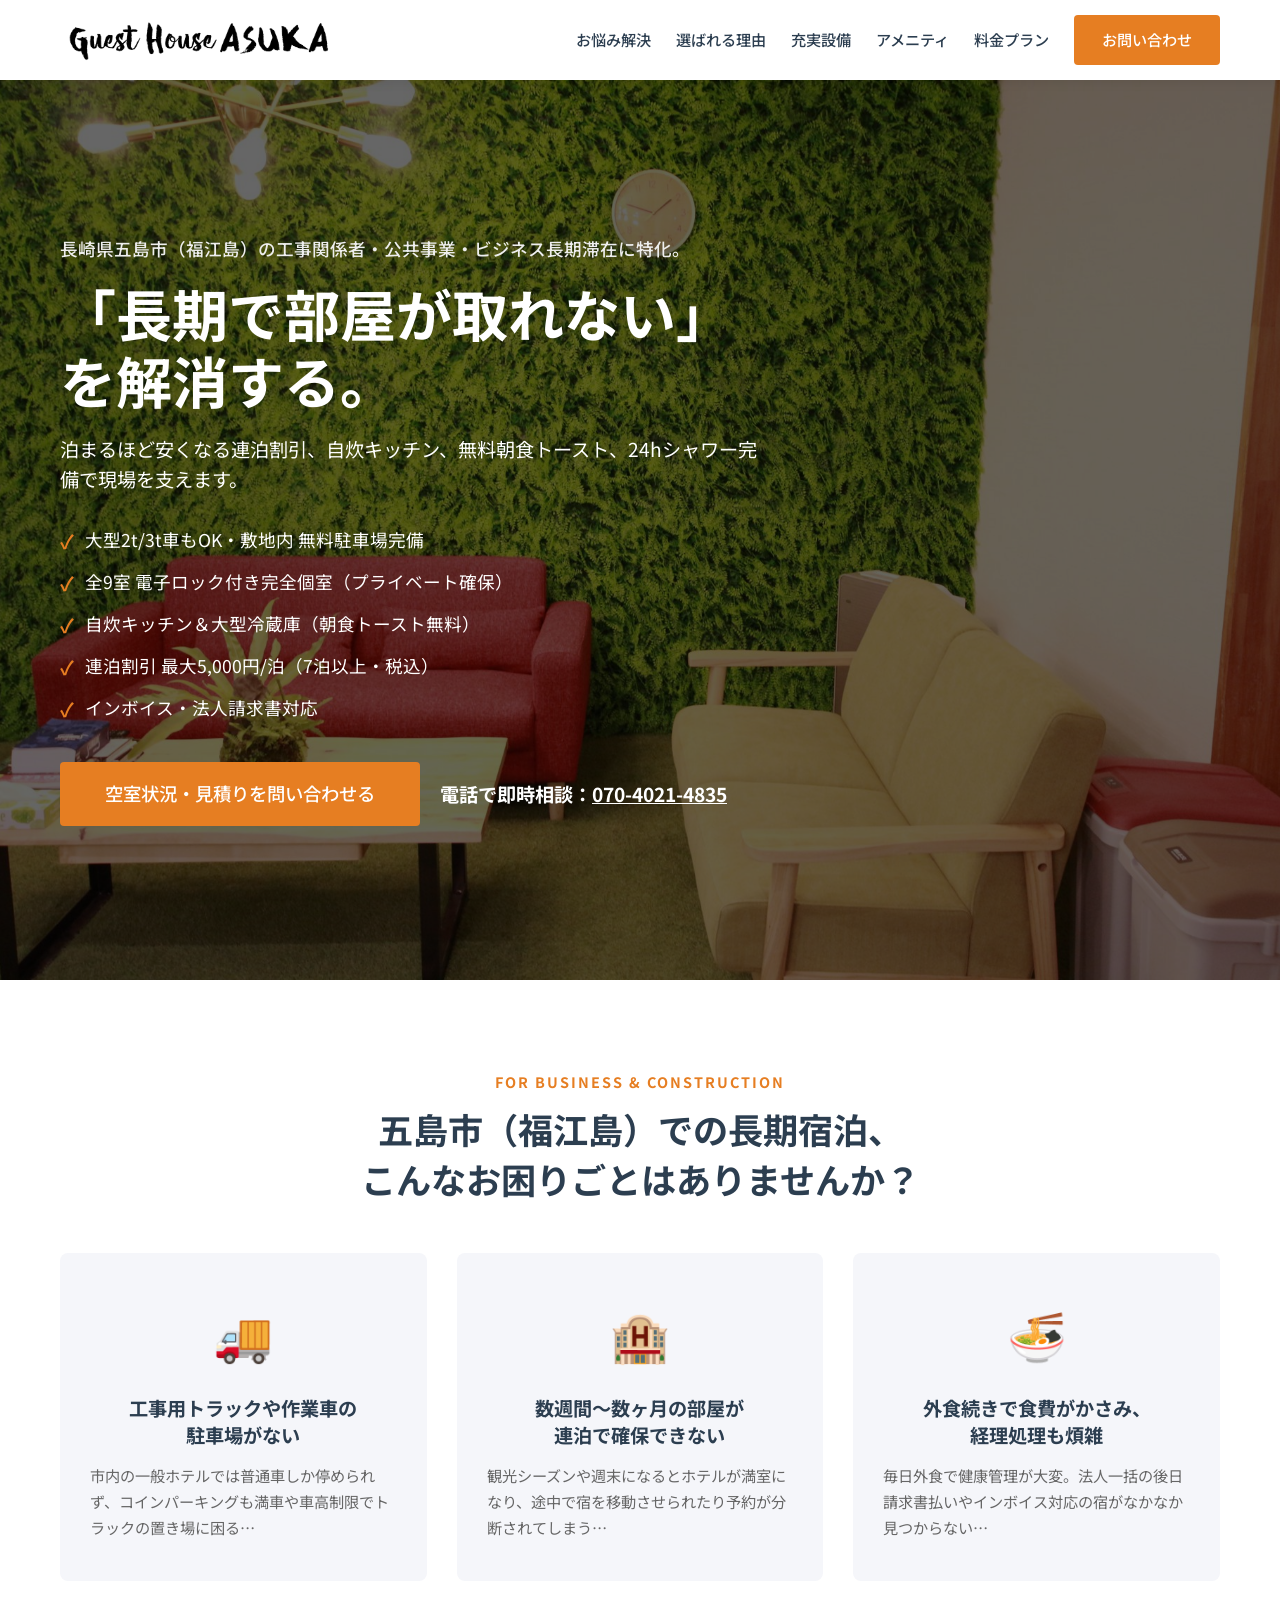
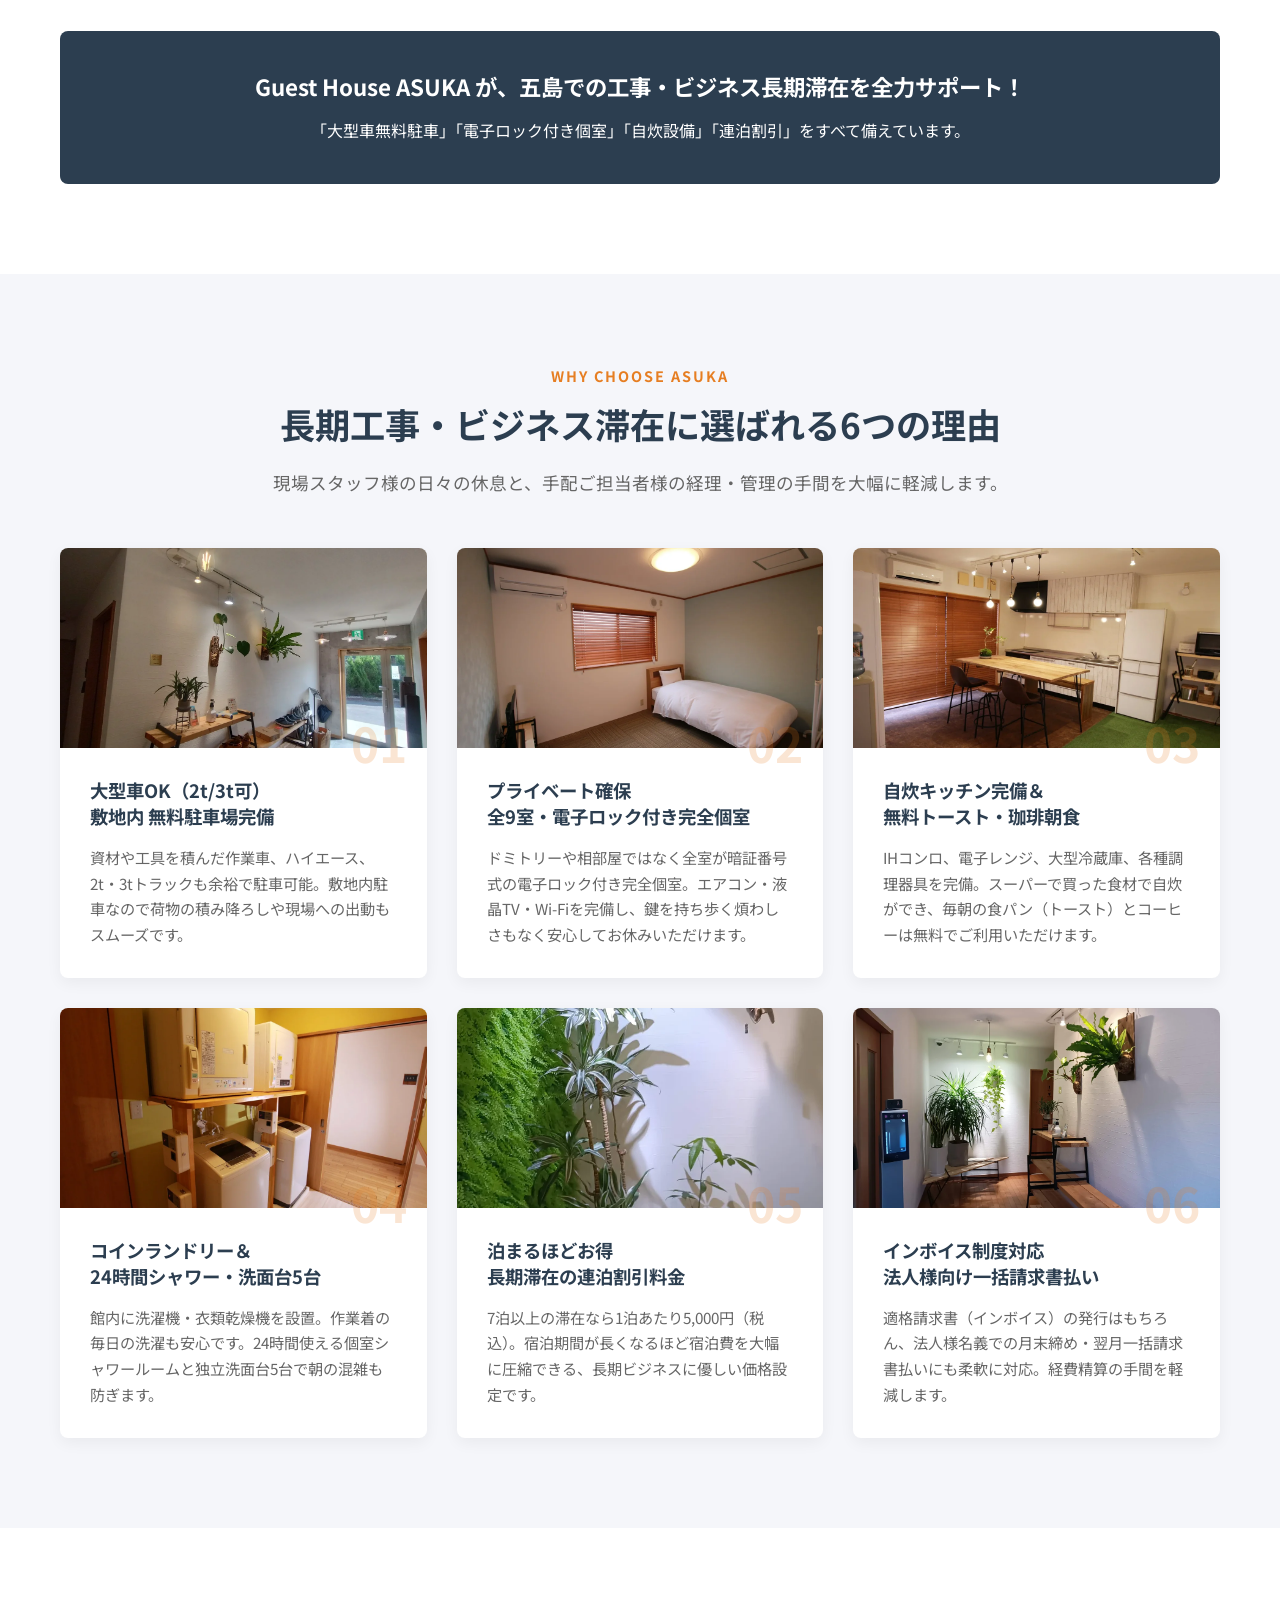
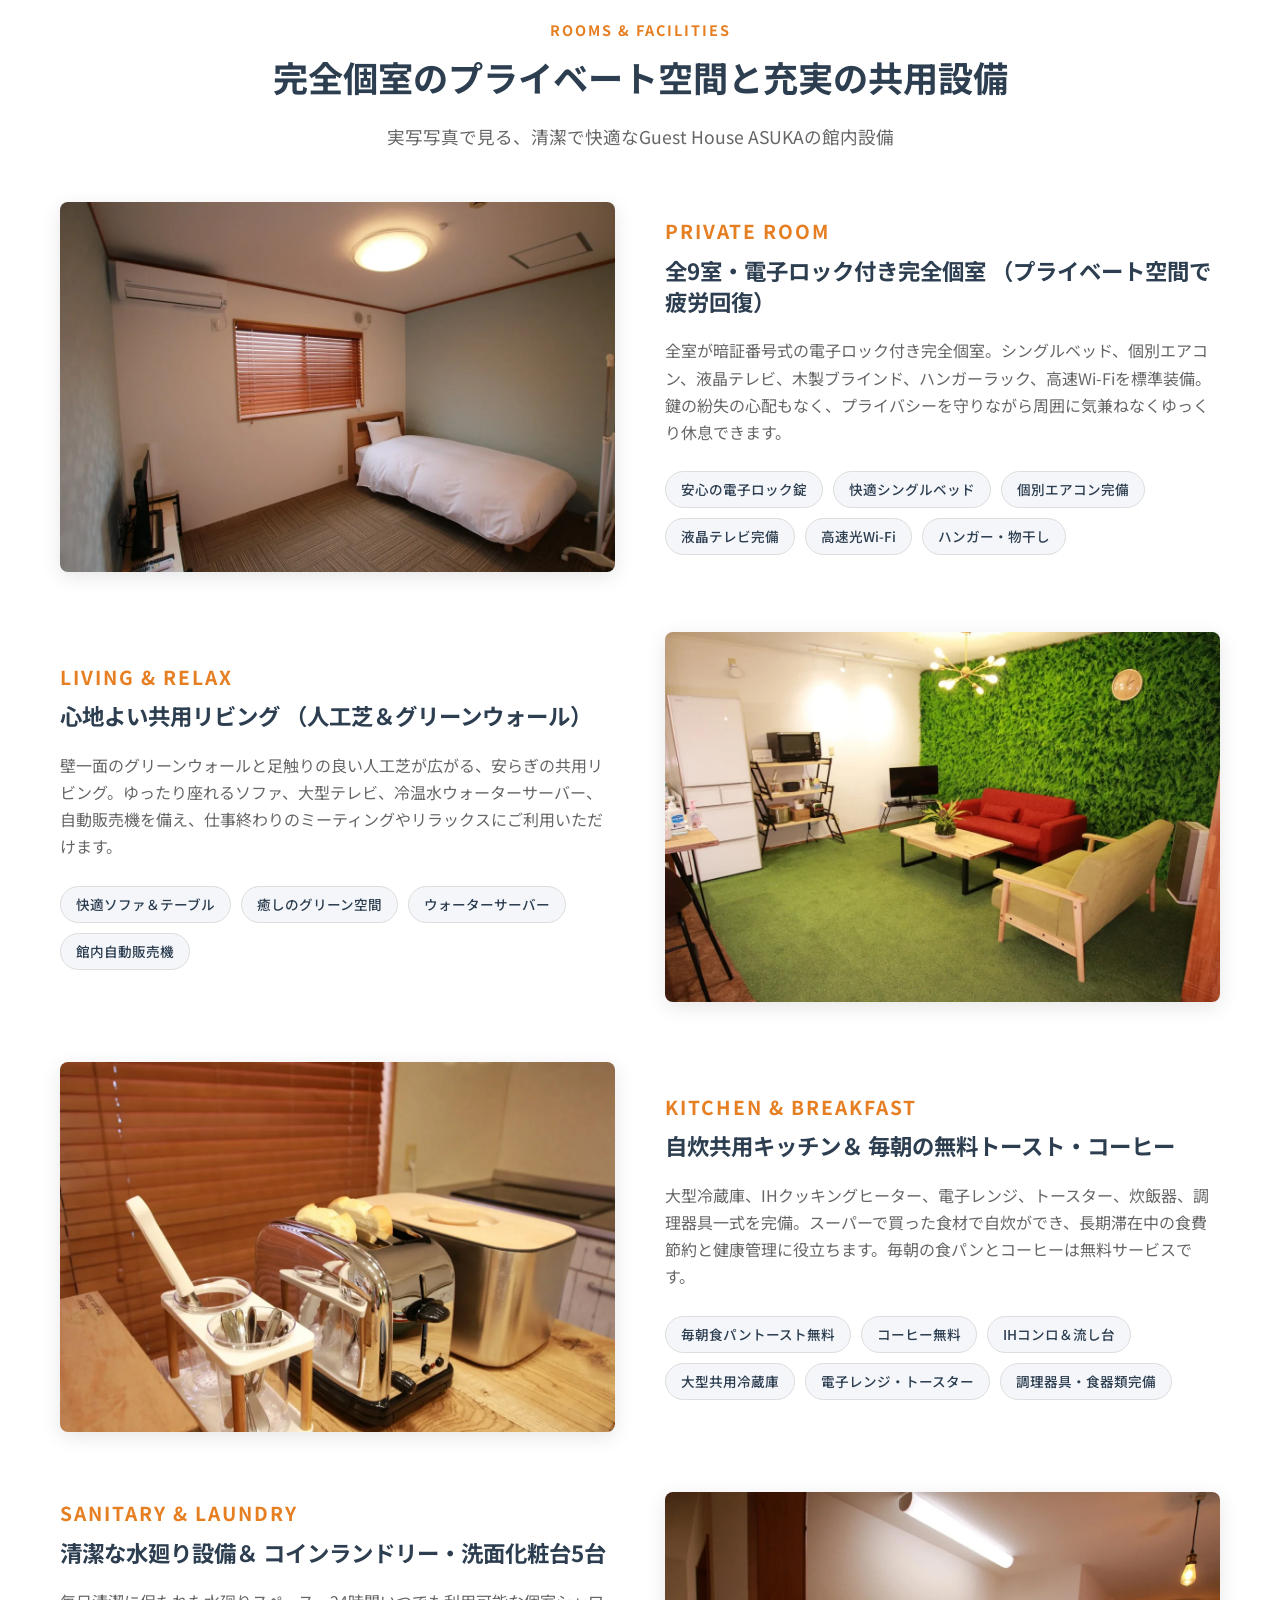
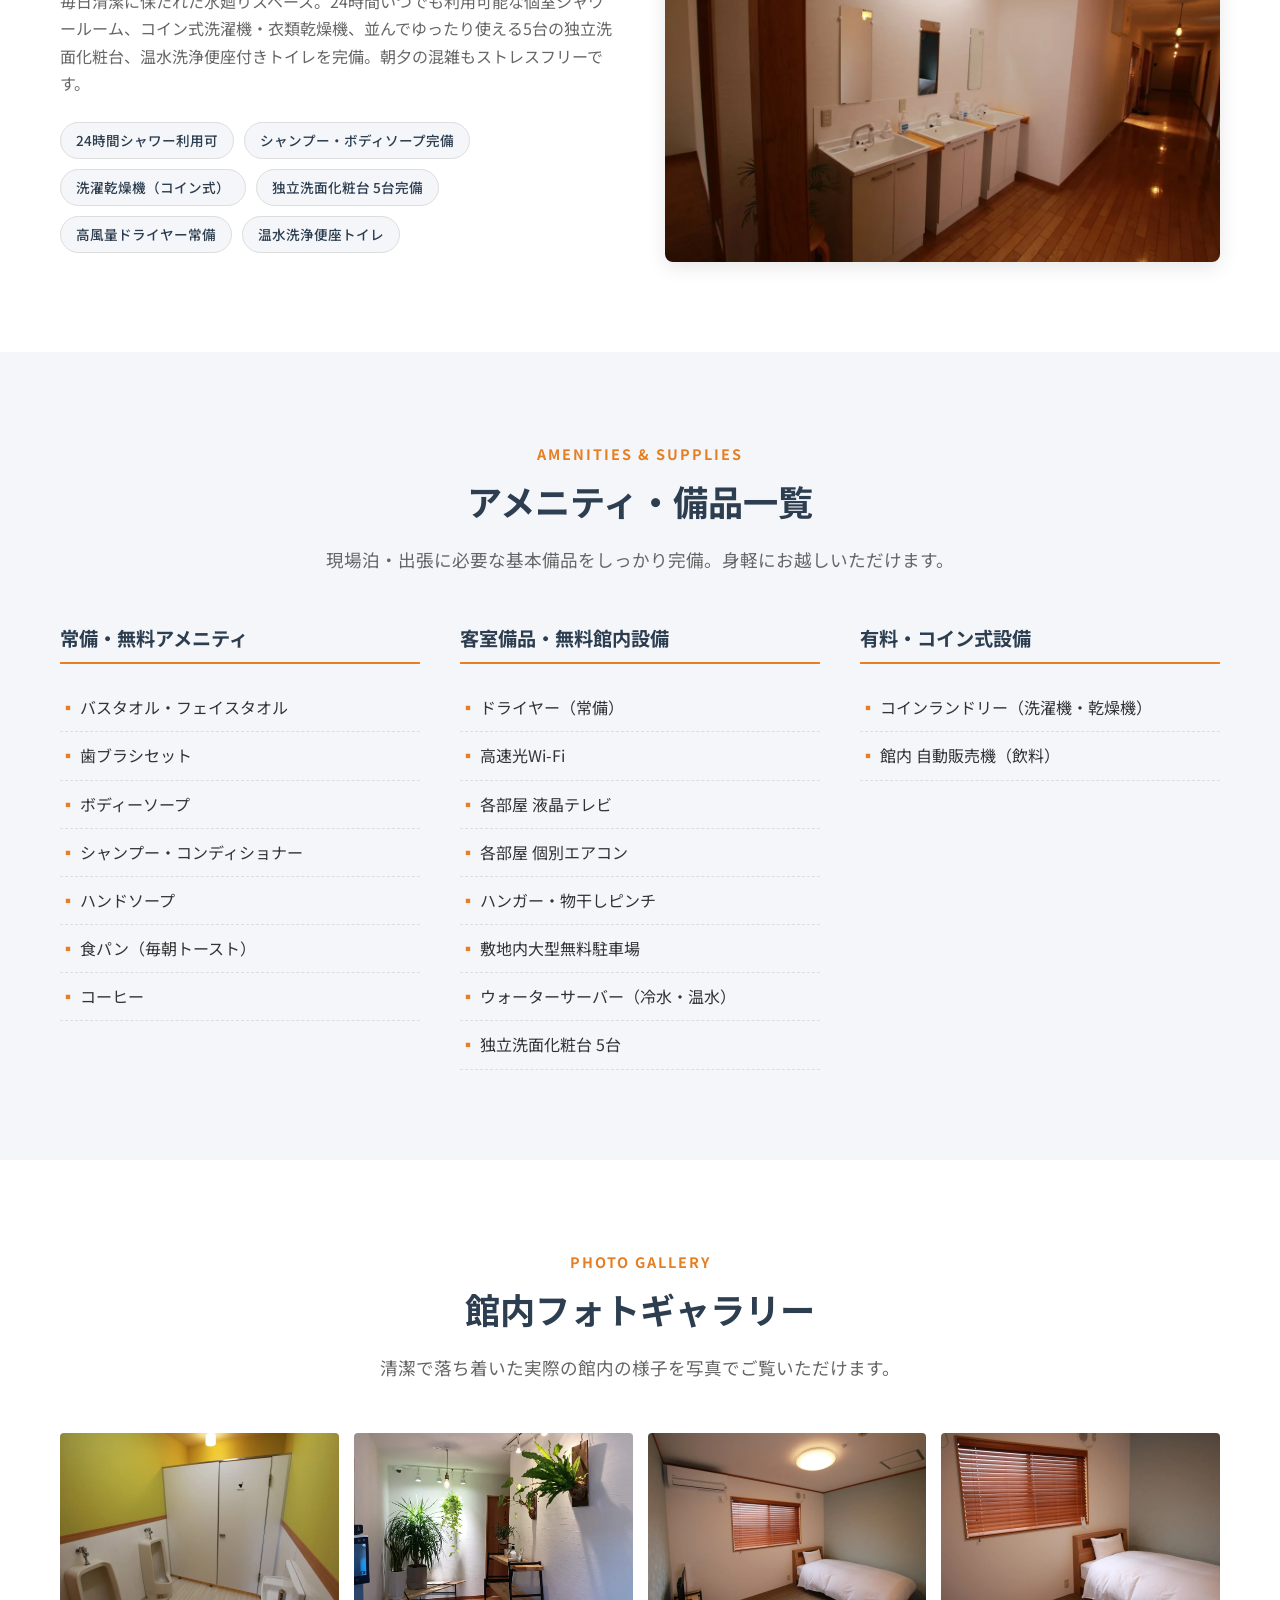
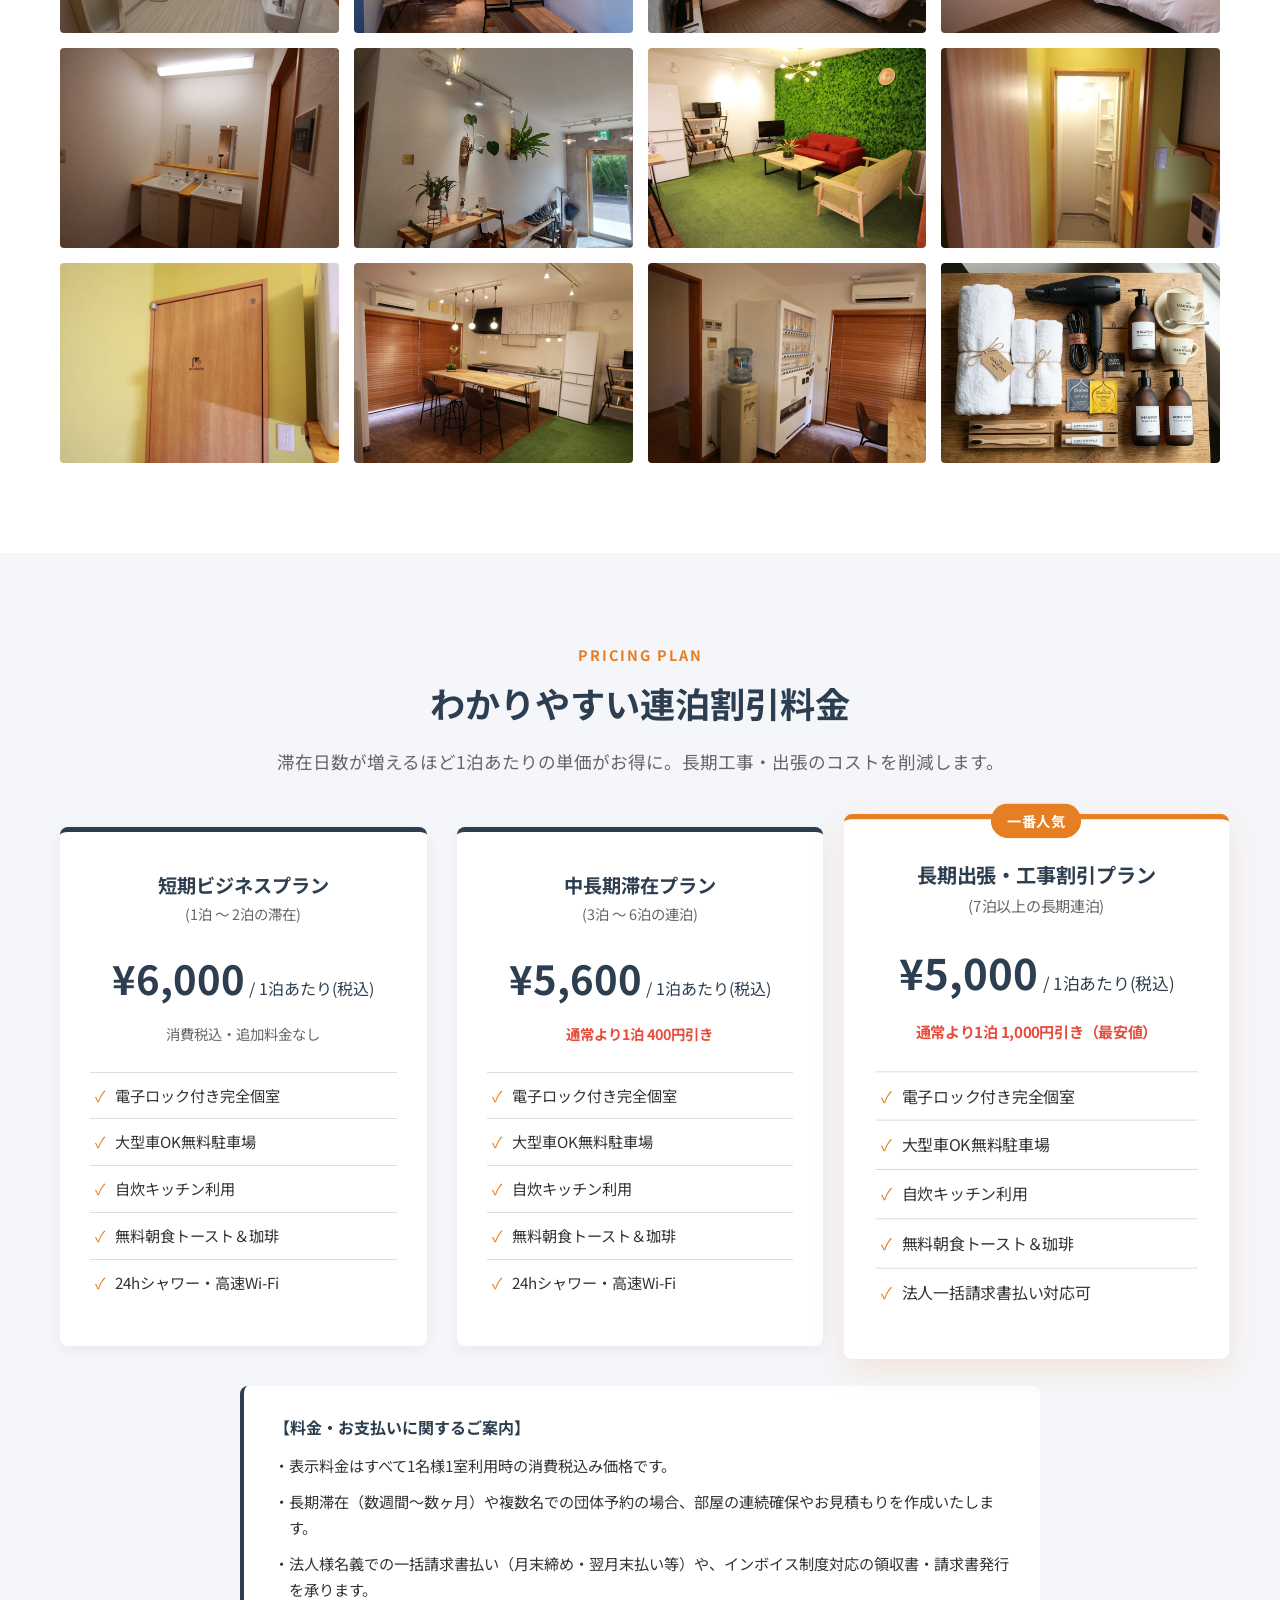
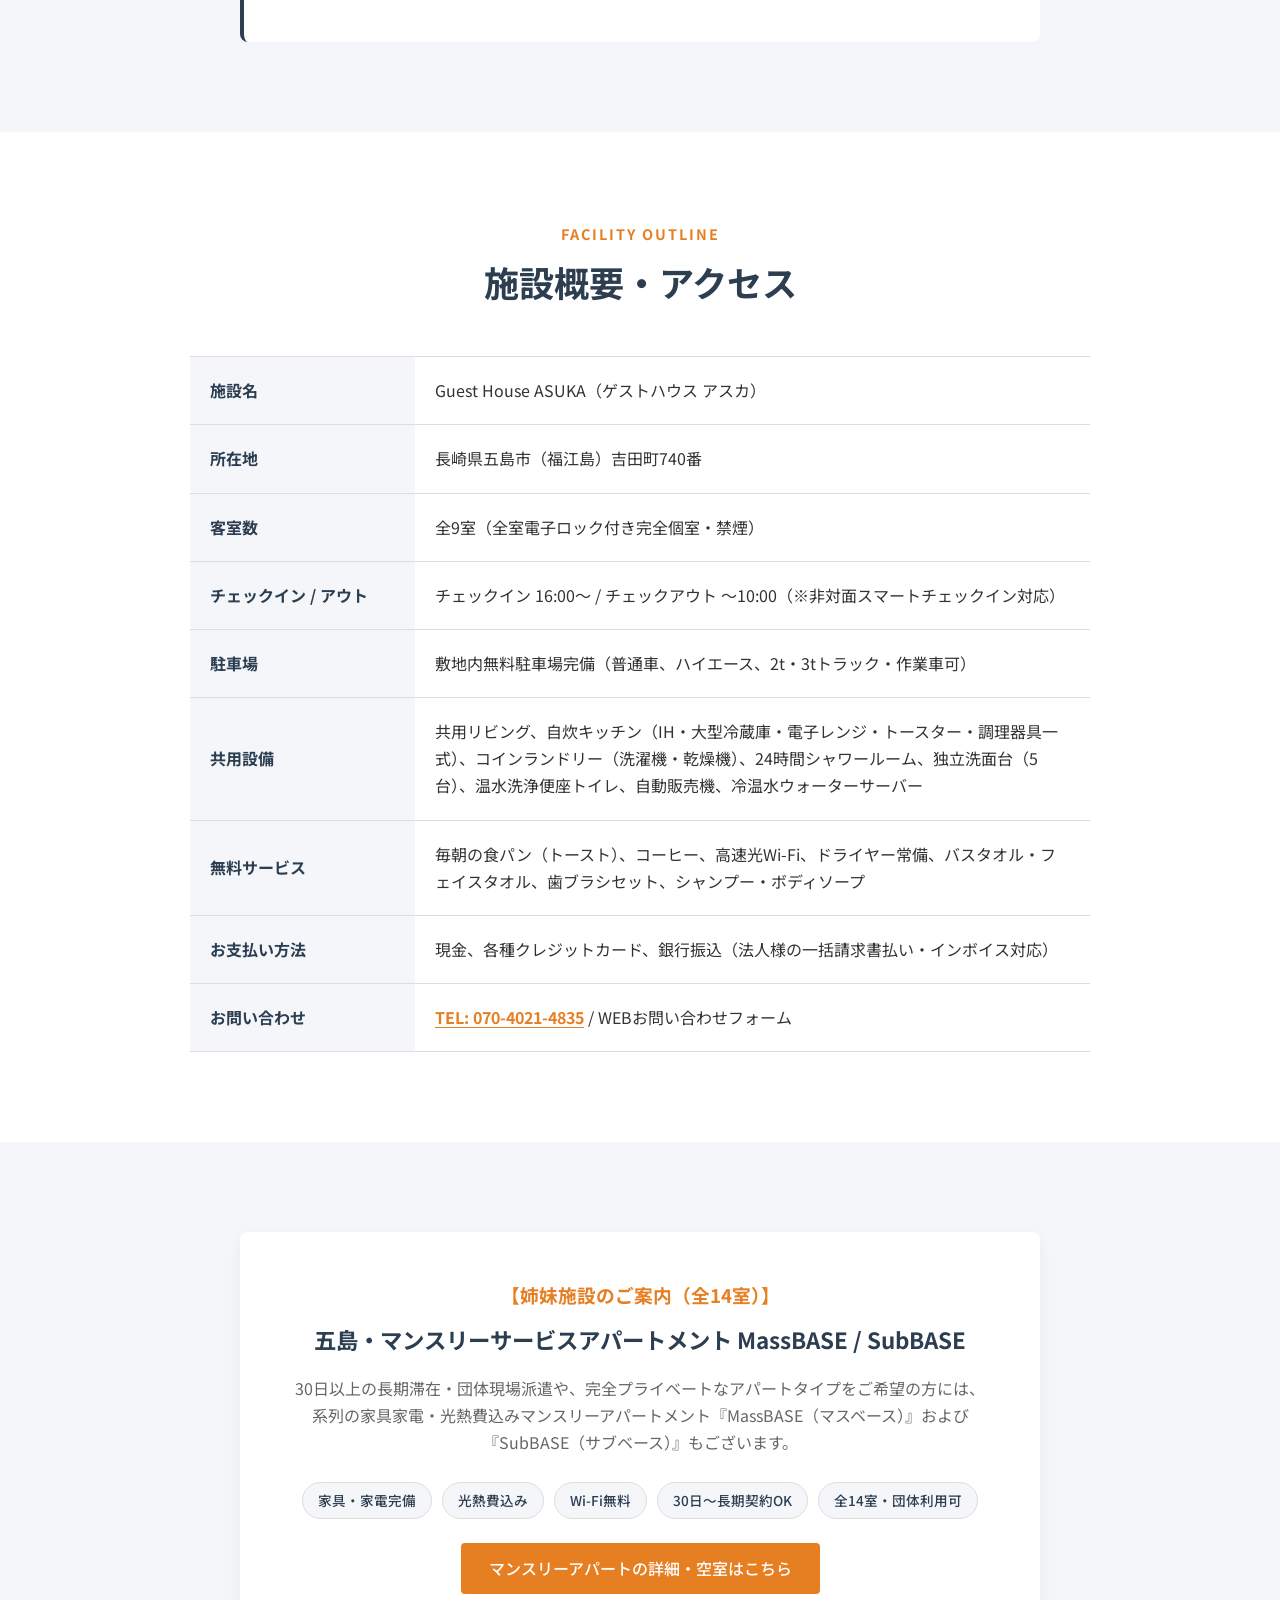
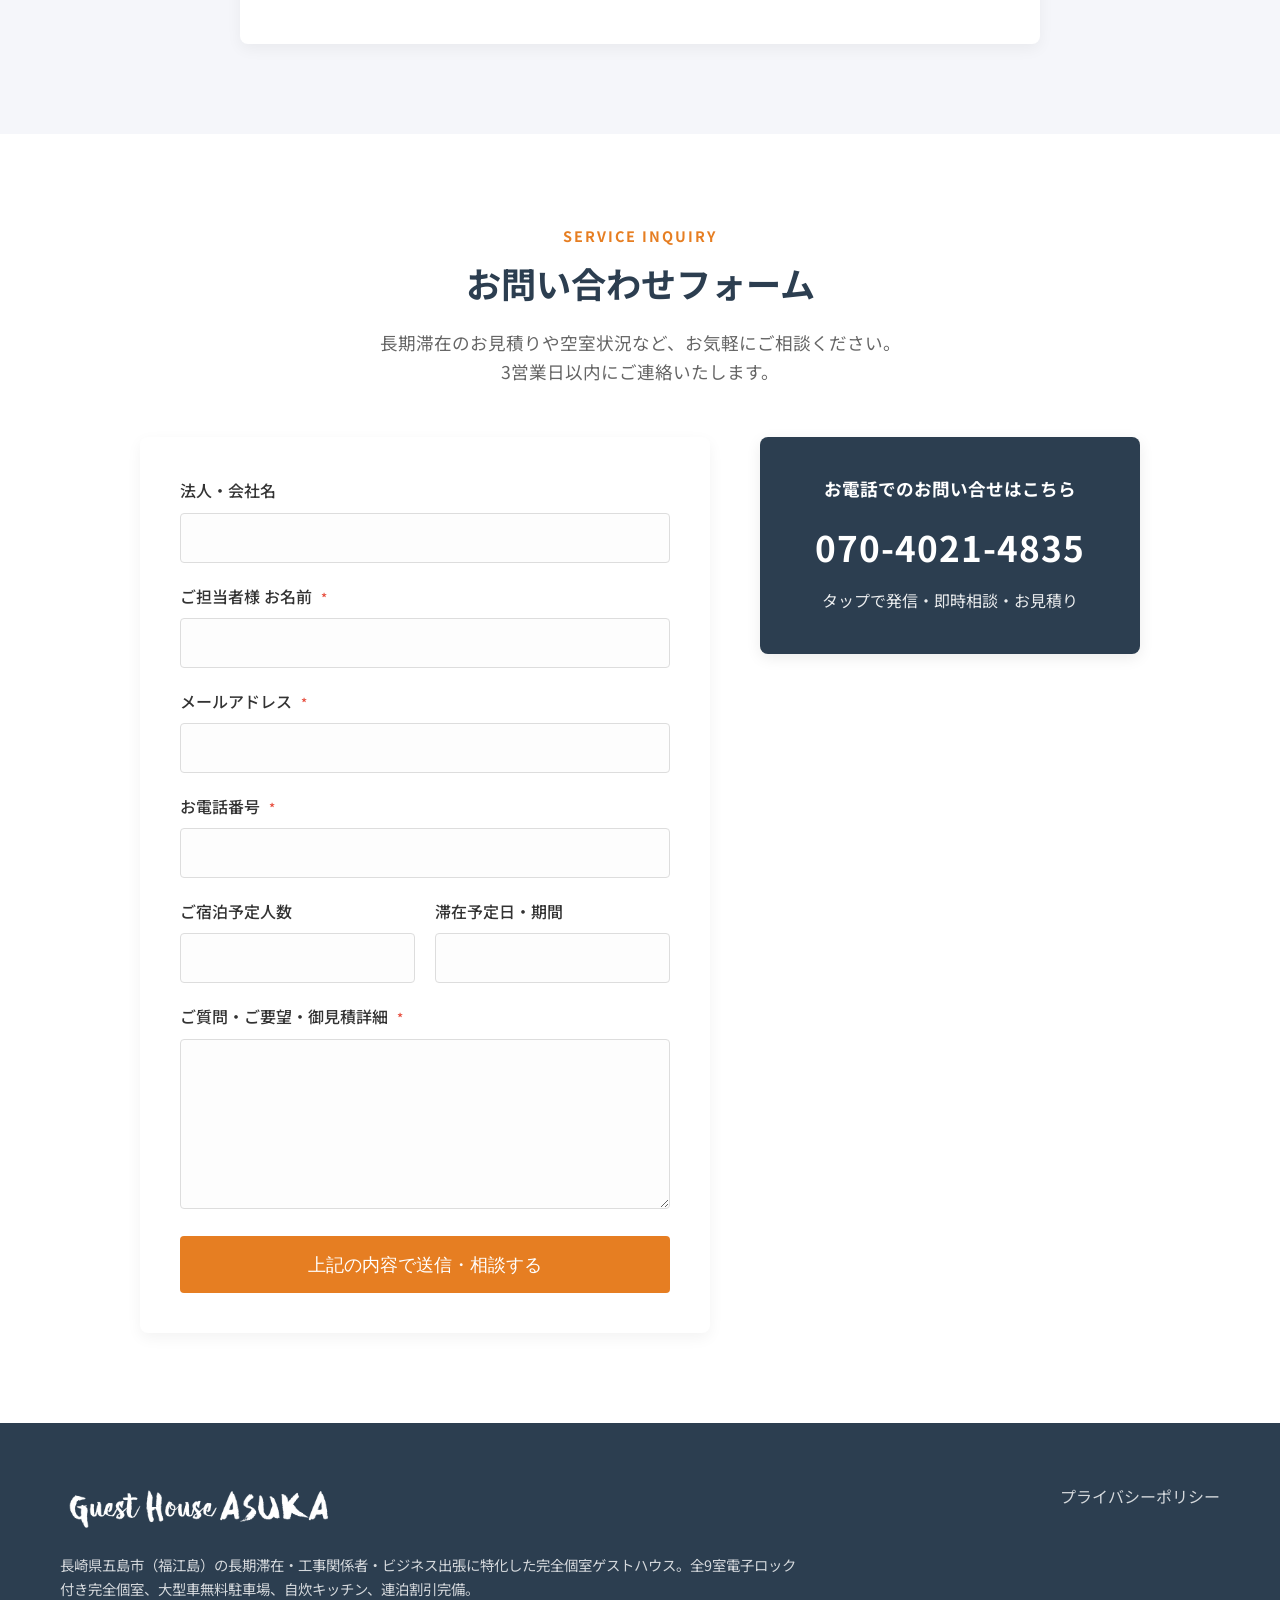
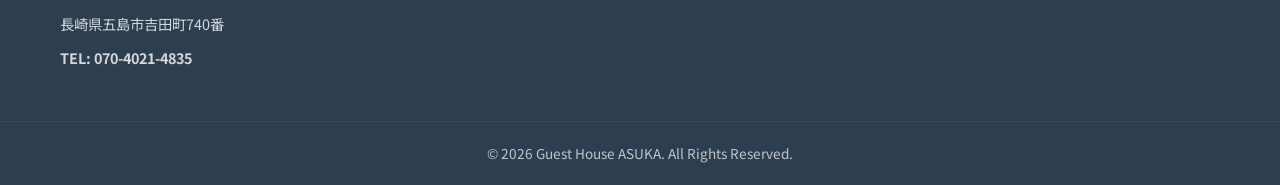
<file: index.html>
<!DOCTYPE html>
<html lang="ja">
<head>
    <meta charset="UTF-8">
    <meta name="viewport" content="width=device-width, initial-scale=1.0">
    <title>Guest House ASUKA | 五島市の長期宿泊・長期出張におすすめ</title>
    <meta name="description" content="長崎県五島市（福江島）の工事関係者・公共事業・ビジネス長期滞在に特化。泊まるほど安くなる連泊割引、自炊キッチン、無料朝食トースト、24hシャワー完備で現場を支えます。大型車無料駐車場完備。">
    <link rel="stylesheet" href="css/styles.css">
    <link rel="icon" href="image/favicon.png" type="image/png" sizes="192x192">
    <link rel="apple-touch-icon" href="image/favicon.png">
    <link rel="preconnect" href="https://fonts.googleapis.com">
    <link rel="preconnect" href="https://fonts.gstatic.com" crossorigin>
    <link href="https://fonts.googleapis.com/css2?family=Noto+Sans+JP:wght@400;500;700&display=swap" rel="stylesheet">
    <!-- Google tag (gtag.js) -->
    <script async src="https://www.googletagmanager.com/gtag/js?id=G-ZHBM852MDB"></script>
    <script>
      window.dataLayer = window.dataLayer || [];
      function gtag(){dataLayer.push(arguments);}
      gtag('js', new Date());
      gtag('config', 'G-ZHBM852MDB');
    </script>

    <!-- Canonical -->
    <link rel="canonical" href="https://asuka-goto.com/">

    <!-- OGP Tags -->
    <meta property="og:type" content="website">
    <meta property="og:url" content="https://asuka-goto.com/">
    <meta property="og:title" content="Guest House ASUKA | 五島市の長期宿泊・長期出張におすすめ">
    <meta property="og:description" content="長崎県五島市（福江島）の工事関係者・公共事業・ビジネス長期滞在に特化。泊まるほど安くなる連泊割引、自炊キッチン、無料朝食トースト、24hシャワー完備で現場を支えます。">
    <meta property="og:image" content="https://asuka-goto.com/image/asuka-parking-entrance.webp">
    <meta property="og:site_name" content="Guest House ASUKA">
        <meta name="twitter:card" content="summary_large_image">
    <meta name="twitter:title" content="Guest House ASUKA | 五島市の長期宿泊・長期出張におすすめ">
    <meta name="twitter:description" content="長崎県五島市（福江島）の工事関係者・公共事業・ビジネス長期滞在に特化。泊まるほど安くなる連泊割引、自炊キッチン、無料朝食トースト、24hシャワー完備で現場を支えます。">
    <meta name="twitter:image" content="https://asuka-goto.com/image/asuka-parking-entrance.webp">

    <!-- Structured Data (JSON-LD) -->
    <script type="application/ld+json">
    {
      "@context": "https://schema.org",
      "@type": "LodgingBusiness",
      "name": "Guest House ASUKA",
      "url": "https://asuka-goto.com/",
      "image": "https://asuka-goto.com/image/asuka-parking-entrance.webp",
      "description": "長崎県五島市（福江島）の工事関係者・公共事業・ビジネス長期滞在に特化。泊まるほど安くなる連泊割引、自炊キッチン、無料朝食トースト、24hシャワー完備で現場を支えます。",
      "address": {
        "@type": "PostalAddress",
        "streetAddress": "吉田町740番",
        "addressLocality": "五島市",
        "addressRegion": "長崎県",
        "postalCode": "853-0013",
        "addressCountry": "JP"
      },
      "telephone": "+81-70-4021-4835",
      "priceRange": "¥5,000 - ¥6,000"
    }
    </script>
<style>
      .visually-hidden {
          position: absolute;
          width: 1px;
          height: 1px;
          margin: -1px;
          padding: 0;
          overflow: hidden;
          clip: rect(0, 0, 0, 0);
          border: 0;
      }
    </style>
</head>
<body>
    <header class="header">
        <div class="container header-container">
            <h1 class="visually-hidden">五島市（福江島）の長期宿泊・工事関係者向けゲストハウス Guest House ASUKA</h1>
            <div class="logo">
                <a href="#"><img src="image/guest-house-asuka-logo.webp" alt="Guest House ASUKA" width="800" height="145"></a>
            </div>
            <nav class="nav">
                <ul class="nav-list">
                    <li><a href="#problems">お悩み解決</a></li>
                    <li><a href="#reasons">選ばれる理由</a></li>
                    <li><a href="#facilities">充実設備</a></li>
                    <li><a href="#amenities">アメニティ</a></li>
                    <li><a href="#pricing">料金プラン</a></li>
                    <li><a href="#contact" class="btn btn-primary">お問い合わせ</a></li>
                </ul>
            </nav>
        </div>
    </header>

    <main>
        <section class="hero" style="background-image: url('image/IMG_4349.JPG');">
            <div class="hero-overlay"></div>
            <div class="container hero-container">
                <div class="hero-content">
                    <p class="hero-sub">長崎県五島市（福江島）の工事関係者・公共事業・ビジネス長期滞在に特化。</p>
                    <h2 class="hero-title">「長期で部屋が取れない」<br>を解消する。</h2>
                    <p class="hero-desc">泊まるほど安くなる連泊割引、自炊キッチン、無料朝食トースト、24hシャワー完備で現場を支えます。</p>
                    
                    <ul class="hero-points">
                        <li>大型2t/3t車もOK・敷地内 無料駐車場完備</li>
                        <li>全9室 電子ロック付き完全個室（プライベート確保）</li>
                        <li>自炊キッチン＆大型冷蔵庫（朝食トースト無料）</li>
                        <li>連泊割引 最大5,000円/泊（7泊以上・税込）</li>
                        <li>インボイス・法人請求書対応</li>
                    </ul>
                    <div class="hero-actions">
                        <a href="#contact" class="btn btn-large btn-primary">空室状況・見積りを問い合わせる</a>
                        <p class="hero-phone">電話で即時相談：<a href="tel:07040214835">070-4021-4835</a></p>
                    </div>
                </div>
            </div>
        </section>

        <section id="problems" class="problems section">
            <div class="container">
                <div class="section-header">
                    <p class="section-en">FOR BUSINESS & CONSTRUCTION</p>
                    <h2 class="section-title">五島市（福江島）での長期宿泊、<br>こんなお困りごとはありませんか？</h2>
                </div>
                
                <div class="problem-grid">
                    <div class="problem-card">
                        <div class="problem-icon">🚚</div>
                        <h3>工事用トラックや作業車の<br>駐車場がない</h3>
                        <p>市内の一般ホテルでは普通車しか停められず、コインパーキングも満車や車高制限でトラックの置き場に困る…</p>
                    </div>
                    <div class="problem-card">
                        <div class="problem-icon">🏨</div>
                        <h3>数週間〜数ヶ月の部屋が<br>連泊で確保できない</h3>
                        <p>観光シーズンや週末になるとホテルが満室になり、途中で宿を移動させられたり予約が分断されてしまう…</p>
                    </div>
                    <div class="problem-card">
                        <div class="problem-icon">🍜</div>
                        <h3>外食続きで食費がかさみ、<br>経理処理も煩雑</h3>
                        <p>毎日外食で健康管理が大変。法人一括の後日請求書払いやインボイス対応の宿がなかなか見つからない…</p>
                    </div>
                </div>

                <div class="problem-solution">
                    <h3>Guest House ASUKA が、五島での工事・ビジネス長期滞在を全力サポート！</h3>
                    <p>「大型車無料駐車」「電子ロック付き個室」「自炊設備」「連泊割引」をすべて備えています。</p>
                </div>
            </div>
        </section>

        <section id="reasons" class="reasons section bg-light">
            <div class="container">
                <div class="section-header">
                    <p class="section-en">WHY CHOOSE ASUKA</p>
                    <h2 class="section-title">長期工事・ビジネス滞在に選ばれる6つの理由</h2>
                    <p class="section-subtitle">現場スタッフ様の日々の休息と、手配ご担当者様の経理・管理の手間を大幅に軽減します。</p>
                </div>
                
                <div class="reason-grid">
                    <div class="reason-card">
                        <div class="reason-img-wrap"><img src="image/asuka-parking-entrance.webp" alt="大型車OK 無料駐車場" class="reason-img" loading="lazy" width="1200" height="675"></div>
                        <div class="reason-content">
                            <span class="reason-num">01</span>
                            <h3>大型車OK（2t/3t可）<br>敷地内 無料駐車場完備</h3>
                            <p>資材や工具を積んだ作業車、ハイエース、2t・3tトラックも余裕で駐車可能。敷地内駐車なので荷物の積み降ろしや現場への出動もスムーズです。</p>
                        </div>
                    </div>
                    <div class="reason-card">
                        <div class="reason-img-wrap"><img src="image/asuka-private-room.webp" alt="全9室 完全個室" class="reason-img" loading="lazy" width="1200" height="800"></div>
                        <div class="reason-content">
                            <span class="reason-num">02</span>
                            <h3>プライベート確保<br>全9室・電子ロック付き完全個室</h3>
                            <p>ドミトリーや相部屋ではなく全室が暗証番号式の電子ロック付き完全個室。エアコン・液晶TV・Wi-Fiを完備し、鍵を持ち歩く煩わしさもなく安心してお休みいただけます。</p>
                        </div>
                    </div>
                    <div class="reason-card">
                        <div class="reason-img-wrap"><img src="image/asuka-kitchen.webp" alt="自炊キッチン" class="reason-img" loading="lazy" width="1200" height="800"></div>
                        <div class="reason-content">
                            <span class="reason-num">03</span>
                            <h3>自炊キッチン完備＆<br>無料トースト・珈琲朝食</h3>
                            <p>IHコンロ、電子レンジ、大型冷蔵庫、各種調理器具を完備。スーパーで買った食材で自炊ができ、毎朝の食パン（トースト）とコーヒーは無料でご利用いただけます。</p>
                        </div>
                    </div>
                    <div class="reason-card">
                        <div class="reason-img-wrap"><img src="image/asuka-shower-laundry.webp" alt="コインランドリー＆シャワー" class="reason-img" loading="lazy" width="1200" height="800"></div>
                        <div class="reason-content">
                            <span class="reason-num">04</span>
                            <h3>コインランドリー＆<br>24時間シャワー・洗面台5台</h3>
                            <p>館内に洗濯機・衣類乾燥機を設置。作業着の毎日の洗濯も安心です。24時間使える個室シャワールームと独立洗面台5台で朝の混雑も防ぎます。</p>
                        </div>
                    </div>
                    <div class="reason-card">
                        <div class="reason-img-wrap"><img src="image/asuka-plants-interior.webp" alt="長期滞在の連泊割引" class="reason-img" loading="lazy" width="675" height="1200"></div>
                        <div class="reason-content">
                            <span class="reason-num">05</span>
                            <h3>泊まるほどお得<br>長期滞在の連泊割引料金</h3>
                            <p>7泊以上の滞在なら1泊あたり5,000円（税込）。宿泊期間が長くなるほど宿泊費を大幅に圧縮できる、長期ビジネスに優しい価格設定です。</p>
                        </div>
                    </div>
                    <div class="reason-card">
                        <div class="reason-img-wrap"><img src="image/asuka-invoice-bed.webp" alt="法人様向け一括請求書払い" class="reason-img" loading="lazy" width="1200" height="675"></div>
                        <div class="reason-content">
                            <span class="reason-num">06</span>
                            <h3>インボイス制度対応<br>法人様向け一括請求書払い</h3>
                            <p>適格請求書（インボイス）の発行はもちろん、法人様名義での月末締め・翌月一括請求書払いにも柔軟に対応。経費精算の手間を軽減します。</p>
                        </div>
                    </div>
                </div>
            </div>
        </section>

        <section id="facilities" class="facilities section">
            <div class="container">
                <div class="section-header">
                    <p class="section-en">ROOMS & FACILITIES</p>
                    <h2 class="section-title">完全個室のプライベート空間と充実の共用設備</h2>
                    <p class="section-subtitle">実写写真で見る、清潔で快適なGuest House ASUKAの館内設備</p>
                </div>

                <div class="facility-list">
                    <div class="facility-item">
                        <div class="facility-img"><img src="image/asuka-private-room.webp" alt="PRIVATE ROOM" loading="lazy" width="1200" height="800"></div>
                        <div class="facility-info">
                            <h3>PRIVATE ROOM</h3>
                            <h4>全9室・電子ロック付き完全個室 （プライベート空間で疲労回復）</h4>
                            <p>全室が暗証番号式の電子ロック付き完全個室。シングルベッド、個別エアコン、液晶テレビ、木製ブラインド、ハンガーラック、高速Wi-Fiを標準装備。鍵の紛失の心配もなく、プライバシーを守りながら周囲に気兼ねなくゆっくり休息できます。</p>
                            <ul class="feature-tags">
                                <li>安心の電子ロック錠</li>
                                <li>快適シングルベッド</li>
                                <li>個別エアコン完備</li>
                                <li>液晶テレビ完備</li>
                                <li>高速光Wi-Fi</li>
                                <li>ハンガー・物干し</li>
                            </ul>
                        </div>
                    </div>

                    <div class="facility-item reverse">
                        <div class="facility-img"><img src="image/asuka-living-relax.webp" alt="LIVING & RELAX" loading="lazy" width="1200" height="800"></div>
                        <div class="facility-info">
                            <h3>LIVING & RELAX</h3>
                            <h4>心地よい共用リビング （人工芝＆グリーンウォール）</h4>
                            <p>壁一面のグリーンウォールと足触りの良い人工芝が広がる、安らぎの共用リビング。ゆったり座れるソファ、大型テレビ、冷温水ウォーターサーバー、自動販売機を備え、仕事終わりのミーティングやリラックスにご利用いただけます。</p>
                            <ul class="feature-tags">
                                <li>快適ソファ＆テーブル</li>
                                <li>癒しのグリーン空間</li>
                                <li>ウォーターサーバー</li>
                                <li>館内自動販売機</li>
                            </ul>
                        </div>
                    </div>

                    <div class="facility-item">
                        <div class="facility-img"><img src="image/asuka-kitchen-breakfast.webp" alt="KITCHEN & BREAKFAST" loading="lazy" width="1200" height="800"></div>
                        <div class="facility-info">
                            <h3>KITCHEN & BREAKFAST</h3>
                            <h4>自炊共用キッチン＆ 毎朝の無料トースト・コーヒー</h4>
                            <p>大型冷蔵庫、IHクッキングヒーター、電子レンジ、トースター、炊飯器、調理器具一式を完備。スーパーで買った食材で自炊ができ、長期滞在中の食費節約と健康管理に役立ちます。毎朝の食パンとコーヒーは無料サービスです。</p>
                            <ul class="feature-tags">
                                <li>毎朝食パントースト無料</li>
                                <li>コーヒー無料</li>
                                <li>IHコンロ＆流し台</li>
                                <li>大型共用冷蔵庫</li>
                                <li>電子レンジ・トースター</li>
                                <li>調理器具・食器類完備</li>
                            </ul>
                        </div>
                    </div>

                    <div class="facility-item reverse">
                        <div class="facility-img"><img src="image/asuka-sanitary-laundry.webp" alt="SANITARY & LAUNDRY" loading="lazy" width="1200" height="800"></div>
                        <div class="facility-info">
                            <h3>SANITARY & LAUNDRY</h3>
                            <h4>清潔な水廻り設備＆ コインランドリー・洗面化粧台5台</h4>
                            <p>毎日清潔に保たれた水廻りスペース。24時間いつでも利用可能な個室シャワールーム、コイン式洗濯機・衣類乾燥機、並んでゆったり使える5台の独立洗面化粧台、温水洗浄便座付きトイレを完備。朝夕の混雑もストレスフリーです。</p>
                            <ul class="feature-tags">
                                <li>24時間シャワー利用可</li>
                                <li>シャンプー・ボディソープ完備</li>
                                <li>洗濯乾燥機（コイン式）</li>
                                <li>独立洗面化粧台 5台完備</li>
                                <li>高風量ドライヤー常備</li>
                                <li>温水洗浄便座トイレ</li>
                            </ul>
                        </div>
                    </div>
                </div>
            </div>
        </section>

        <section id="amenities" class="amenities section bg-light">
            <div class="container">
                <div class="section-header">
                    <p class="section-en">AMENITIES & SUPPLIES</p>
                    <h2 class="section-title">アメニティ・備品一覧</h2>
                    <p class="section-subtitle">現場泊・出張に必要な基本備品をしっかり完備。身軽にお越しいただけます。</p>
                </div>

                <div class="amenity-columns">
                    <div class="amenity-col">
                        <h3>常備・無料アメニティ</h3>
                        <ul>
                            <li>バスタオル・フェイスタオル</li>
                            <li>歯ブラシセット</li>
                            <li>ボディーソープ</li>
                            <li>シャンプー・コンディショナー</li>
                            <li>ハンドソープ</li>
                            <li>食パン（毎朝トースト）</li>
                            <li>コーヒー</li>
                        </ul>
                    </div>
                    <div class="amenity-col">
                        <h3>客室備品・無料館内設備</h3>
                        <ul>
                            <li>ドライヤー（常備）</li>
                            <li>高速光Wi-Fi</li>
                            <li>各部屋 液晶テレビ</li>
                            <li>各部屋 個別エアコン</li>
                            <li>ハンガー・物干しピンチ</li>
                            <li>敷地内大型無料駐車場</li>
                            <li>ウォーターサーバー（冷水・温水）</li>
                            <li>独立洗面化粧台 5台</li>
                        </ul>
                    </div>
                    <div class="amenity-col">
                        <h3>有料・コイン式設備</h3>
                        <ul>
                            <li>コインランドリー（洗濯機・乾燥機）</li>
                            <li>館内 自動販売機（飲料）</li>
                        </ul>
                    </div>
                </div>
            </div>
        </section>

        <section id="gallery" class="gallery section">
            <div class="container">
                <div class="section-header">
                    <p class="section-en">PHOTO GALLERY</p>
                    <h2 class="section-title">館内フォトギャラリー</h2>
                    <p class="section-subtitle">清潔で落ち着いた実際の館内の様子を写真でご覧いただけます。</p>
                </div>
                
                <div class="gallery-grid">
                    <img src="image/asuka-room-electronic-lock.webp" alt="全9室・電子ロック付き完全個室" loading="lazy" width="1200" height="800">
                    <img src="image/asuka-invoice-bed.webp" alt="快適なシングルベッド" loading="lazy" width="1200" height="675">
                    <img src="image/asuka-private-room.webp" alt="客室前の清潔な廊下" loading="lazy" width="1200" height="800">
                    <img src="image/asuka-living-sofa.webp" alt="共用リビング＆ソファ" loading="lazy" width="1200" height="800">
                    <img src="image/asuka-kitchen-ih-stove.webp" alt="自炊キッチン＆IHコンロ" loading="lazy" width="1200" height="800">
                    <img src="image/asuka-parking-entrance.webp" alt="非対面チェックイン端末" loading="lazy" width="1200" height="675">
                    <img src="image/asuka-living-relax.webp" alt="コイン式洗濯機＆乾燥機" loading="lazy" width="1200" height="800">
                    <img src="image/asuka-shower-room.webp" alt="24時間利用の個室シャワー" loading="lazy" width="1200" height="800">
                    <img src="image/asuka-washbasin.webp" alt="独立洗面化粧台 5台" loading="lazy" width="1200" height="800">
                    <img src="image/asuka-kitchen.webp" alt="トイレ" loading="lazy" width="1200" height="800">
                    <img src="image/asuka-entrance-hall.webp" alt="明るいエントランスホール" loading="lazy" width="1200" height="800">
                    <img src="image/asuka-amenities.webp" alt="アメニティ" loading="lazy" width="1200" height="670">
                </div>
            </div>
        </section>

        <section id="pricing" class="pricing section bg-light">
            <div class="container">
                <div class="section-header">
                    <p class="section-en">PRICING PLAN</p>
                    <h2 class="section-title">わかりやすい連泊割引料金</h2>
                    <p class="section-subtitle">滞在日数が増えるほど1泊あたりの単価がお得に。長期工事・出張のコストを削減します。</p>
                </div>
                
                <div class="pricing-cards">
                    <div class="pricing-card">
                        <h3>短期ビジネスプラン<br><span>(1泊 〜 2泊の滞在)</span></h3>
                        <div class="price">¥6,000<span> / 1泊あたり(税込)</span></div>
                        <p class="price-note">消費税込・追加料金なし</p>
                        <ul class="price-features">
                            <li>電子ロック付き完全個室</li>
                            <li>大型車OK無料駐車場</li>
                            <li>自炊キッチン利用</li>
                            <li>無料朝食トースト＆珈琲</li>
                            <li>24hシャワー・高速Wi-Fi</li>
                        </ul>
                    </div>
                    
                    <div class="pricing-card">
                        <h3>中長期滞在プラン<br><span>(3泊 〜 6泊の連泊)</span></h3>
                        <div class="price">¥5,600<span> / 1泊あたり(税込)</span></div>
                        <p class="price-note highlight">通常より1泊 400円引き</p>
                        <ul class="price-features">
                            <li>電子ロック付き完全個室</li>
                            <li>大型車OK無料駐車場</li>
                            <li>自炊キッチン利用</li>
                            <li>無料朝食トースト＆珈琲</li>
                            <li>24hシャワー・高速Wi-Fi</li>
                        </ul>
                    </div>
                    
                    <div class="pricing-card popular">
                        <div class="popular-badge">一番人気</div>
                        <h3>長期出張・工事割引プラン<br><span>(7泊以上の長期連泊)</span></h3>
                        <div class="price">¥5,000<span> / 1泊あたり(税込)</span></div>
                        <p class="price-note highlight">通常より1泊 1,000円引き（最安値）</p>
                        <ul class="price-features">
                            <li>電子ロック付き完全個室</li>
                            <li>大型車OK無料駐車場</li>
                            <li>自炊キッチン利用</li>
                            <li>無料朝食トースト＆珈琲</li>
                            <li>法人一括請求書払い対応可</li>
                        </ul>
                    </div>
                </div>

                <div class="pricing-info">
                    <h4>【料金・お支払いに関するご案内】</h4>
                    <ul>
                        <li>表示料金はすべて1名様1室利用時の消費税込み価格です。</li>
                        <li>長期滞在（数週間〜数ヶ月）や複数名での団体予約の場合、部屋の連続確保やお見積もりを作成いたします。</li>
                        <li>法人様名義での一括請求書払い（月末締め・翌月末払い等）や、インボイス制度対応の領収書・請求書発行を承ります。</li>
                    </ul>
                </div>
            </div>
        </section>

        <section id="outline" class="outline section">
            <div class="container">
                <div class="section-header">
                    <p class="section-en">FACILITY OUTLINE</p>
                    <h2 class="section-title">施設概要・アクセス</h2>
                </div>
                
                <table class="outline-table">
                    <tbody>
                        <tr>
                            <th>施設名</th>
                            <td>Guest House ASUKA（ゲストハウス アスカ）</td>
                        </tr>
                        <tr>
                            <th>所在地</th>
                            <td>長崎県五島市（福江島）吉田町740番</td>
                        </tr>
                        <tr>
                            <th>客室数</th>
                            <td>全9室（全室電子ロック付き完全個室・禁煙）</td>
                        </tr>
                        <tr>
                            <th>チェックイン / アウト</th>
                            <td>チェックイン 16:00〜 / チェックアウト 〜10:00（※非対面スマートチェックイン対応）</td>
                        </tr>
                        <tr>
                            <th>駐車場</th>
                            <td>敷地内無料駐車場完備（普通車、ハイエース、2t・3tトラック・作業車可）</td>
                        </tr>
                        <tr>
                            <th>共用設備</th>
                            <td>共用リビング、自炊キッチン（IH・大型冷蔵庫・電子レンジ・トースター・調理器具一式）、コインランドリー（洗濯機・乾燥機）、24時間シャワールーム、独立洗面台（5台）、温水洗浄便座トイレ、自動販売機、冷温水ウォーターサーバー</td>
                        </tr>
                        <tr>
                            <th>無料サービス</th>
                            <td>毎朝の食パン（トースト）、コーヒー、高速光Wi-Fi、ドライヤー常備、バスタオル・フェイスタオル、歯ブラシセット、シャンプー・ボディソープ</td>
                        </tr>
                        <tr>
                            <th>お支払い方法</th>
                            <td>現金、各種クレジットカード、銀行振込（法人様の一括請求書払い・インボイス対応）</td>
                        </tr>
                        <tr>
                            <th>お問い合わせ</th>
                            <td><a href="tel:07040214835" class="inline-phone-link">TEL: 070-4021-4835</a> / WEBお問い合わせフォーム</td>
                        </tr>
                    </tbody>
                </table>
            </div>
        </section>

        <section class="sister-facility section bg-light">
            <div class="container">
                <div class="sister-box">
                    <h3>【姉妹施設のご案内（全14室）】</h3>
                    <h4>五島・マンスリーサービスアパートメント MassBASE / SubBASE</h4>
                    <p>30日以上の長期滞在・団体現場派遣や、完全プライベートなアパートタイプをご希望の方には、系列の家具家電・光熱費込みマンスリーアパートメント『MassBASE（マスベース）』および『SubBASE（サブベース）』もございます。</p>
                    <ul class="feature-tags justify-center">
                        <li>家具・家電完備</li>
                        <li>光熱費込み</li>
                        <li>Wi-Fi無料</li>
                        <li>30日〜長期契約OK</li>
                        <li>全14室・団体利用可</li>
                    </ul>
                    <a href="https://www.base-goto.com/" target="_blank" rel="noopener" class="btn btn-primary mt-4">マンスリーアパートの詳細・空室はこちら</a>
                </div>
            </div>
        </section>

        <section id="contact" class="contact section">
            <div class="container">
                <div class="section-header">
                    <p class="section-en">SERVICE INQUIRY</p>
                    <h2 class="section-title">お問い合わせフォーム</h2>
                    <p class="section-subtitle">長期滞在のお見積りや空室状況など、お気軽にご相談ください。<br>3営業日以内にご連絡いたします。</p>
                </div>
                
                <div class="contact-wrapper">
                    <form class="contact-form" name="contact" method="POST" data-netlify="true" netlify-honeypot="bot-field" action="/success.html">
                        <p class="hidden" style="display: none;">
                            <label>Don’t fill this out if you're human: <input name="bot-field" /></label>
                        </p>
                        <div class="form-group">
                            <label for="company">法人・会社名</label>
                            <input type="text" id="company" name="company" class="form-control">
                        </div>
                        <div class="form-group">
                            <label for="name">ご担当者様 お名前 <span class="required">*</span></label>
                            <input type="text" id="name" name="name" required class="form-control">
                        </div>
                        <div class="form-group">
                            <label for="email">メールアドレス <span class="required">*</span></label>
                            <input type="email" id="email" name="email" required class="form-control">
                        </div>
                        <div class="form-group">
                            <label for="phone">お電話番号 <span class="required">*</span></label>
                            <input type="tel" id="phone" name="phone" required class="form-control">
                        </div>
                        
                        <div class="form-row">
                            <div class="form-group half">
                                <label for="guests">ご宿泊予定人数</label>
                                <input type="text" id="guests" name="guests" class="form-control">
                            </div>
                            <div class="form-group half">
                                <label for="period">滞在予定日・期間</label>
                                <input type="text" id="period" name="period" class="form-control">
                            </div>
                        </div>

                        <div class="form-group">
                            <label for="message">ご質問・ご要望・御見積詳細 <span class="required">*</span></label>
                            <textarea id="message" name="message" rows="6" required class="form-control"></textarea>
                        </div>
                        <div class="form-submit">
                            <button type="submit" class="btn btn-primary btn-large btn-block">上記の内容で送信・相談する</button>
                        </div>
                    </form>

                    <div class="contact-info">
                        <a href="tel:07040214835" class="contact-phone" aria-label="070-4021-4835に電話をかける">
                            <h3>お電話でのお問い合せはこちら</h3>
                            <p class="phone-number">070-4021-4835</p>
                            <p class="phone-hours">タップで発信・即時相談・お見積り</p>
                        </a>
                    </div>
                </div>
            </div>
        </section>
    </main>

    <footer class="footer">
        <div class="container footer-container">
            <div class="footer-brand">
                <img src="image/guest-house-asuka-logo.webp" alt="Guest House ASUKA" class="footer-logo" width="800" height="145">
                <p>長崎県五島市（福江島）の長期滞在・工事関係者・ビジネス出張に特化した完全個室ゲストハウス。全9室電子ロック付き完全個室、大型車無料駐車場、自炊キッチン、連泊割引完備。</p>
                <p>長崎県五島市吉田町740番</p>
                <p><a href="tel:07040214835" class="inline-phone-link footer-phone-link">TEL: 070-4021-4835</a></p>
            </div>
            <div class="footer-links">
                <a href="#">プライバシーポリシー</a>
            </div>
        </div>
        <div class="copyright">
            <p>&copy; 2026 Guest House ASUKA. All Rights Reserved.</p>
        </div>
    </footer>

    <script src="js/main.js"></script>
</body>
</html>
</file>
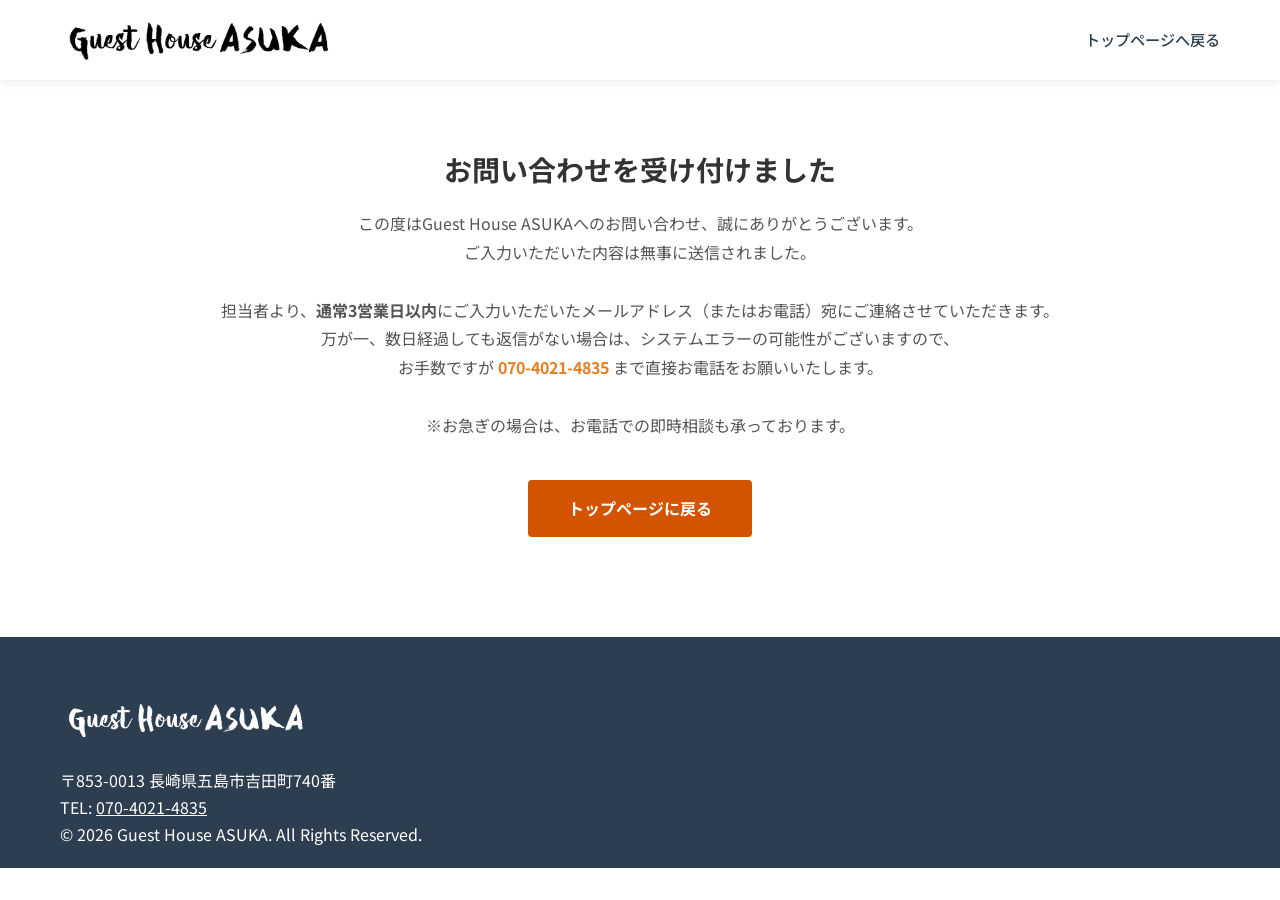
<file: success.html>
<!DOCTYPE html>
<html lang="ja">
<head>
    <meta charset="UTF-8">
    <meta name="viewport" content="width=device-width, initial-scale=1.0">
    <title>送信完了 | Guest House ASUKA</title>
    <meta name="description" content="お問い合わせを受け付けました。">
    <link rel="stylesheet" href="css/styles.css">
    <link rel="icon" href="image/favicon.png" type="image/png" sizes="192x192">
    <link rel="apple-touch-icon" href="image/favicon.png">
    <link rel="preconnect" href="https://fonts.googleapis.com">
    <link rel="preconnect" href="https://fonts.gstatic.com" crossorigin>
    <link href="https://fonts.googleapis.com/css2?family=Noto+Sans+JP:wght@400;500;700&display=swap" rel="stylesheet">
    <!-- Google tag (gtag.js) -->
    <script async src="https://www.googletagmanager.com/gtag/js?id=G-ZHBM852MDB"></script>
    <script>
      window.dataLayer = window.dataLayer || [];
      function gtag(){dataLayer.push(arguments);}
      gtag('js', new Date());
      gtag('config', 'G-ZHBM852MDB');

      // お問い合わせフォーム送信完了（GA4 推奨コンバージョン/キーイベント）
      gtag('event', 'generate_lead', {
        event_category: 'contact',
        event_label: 'contact_form',
        method: 'web_form',
        value: 1
      });
    </script>
    <style>
        .success-page {
            padding: 150px 0 100px;
            text-align: center;
            min-height: 70vh;
        }
        .success-page h2 {
            font-size: 28px;
            color: #333;
            margin-bottom: 20px;
        }
        .success-page p {
            font-size: 16px;
            line-height: 1.8;
            margin-bottom: 40px;
            color: #555;
        }
        .btn-home {
            display: inline-block;
            background-color: #d35400;
            color: #fff;
            padding: 15px 40px;
            border-radius: 4px;
            text-decoration: none;
            font-weight: bold;
            transition: background-color 0.3s;
        }
        .btn-home:hover {
            background-color: #e67e22;
        }
    </style>
</head>
<body>
    <header class="header">
        <div class="container header-container">
            <div class="logo">
                <a href="/"><img src="image/guest-house-asuka-logo.webp" alt="Guest House ASUKA"></a>
            </div>
            <nav class="nav">
                <ul class="nav-list">
                    <li><a href="/">トップページへ戻る</a></li>
                </ul>
            </nav>
        </div>
    </header>

    <main>
        <section class="success-page">
            <div class="container">
                <h2>お問い合わせを受け付けました</h2>
                <p>
                    この度はGuest House ASUKAへのお問い合わせ、誠にありがとうございます。<br>
                    ご入力いただいた内容は無事に送信されました。<br><br>
                    担当者より、<strong>通常3営業日以内</strong>にご入力いただいたメールアドレス（またはお電話）宛にご連絡させていただきます。<br>
                    万が一、数日経過しても返信がない場合は、システムエラーの可能性がございますので、<br>
                    お手数ですが <strong><a href="tel:07040214835" style="color: var(--secondary-color, #e67e22);">070-4021-4835</a></strong> まで直接お電話をお願いいたします。<br><br>
                    ※お急ぎの場合は、お電話での即時相談も承っております。
                </p>
                <a href="/" class="btn-home">トップページに戻る</a>
            </div>
        </section>
    </main>

    <footer class="footer">
        <div class="container">
            <div class="footer-logo">
                <img src="image/guest-house-asuka-logo.webp" alt="Guest House ASUKA" style="max-width: 250px;">
            </div>
            <p class="footer-address">
                〒853-0013 長崎県五島市吉田町740番<br>
                TEL: <a href="tel:07040214835" style="color: inherit; text-decoration: underline;">070-4021-4835</a>
            </p>
            <p class="footer-copyright">
                &copy; 2026 Guest House ASUKA. All Rights Reserved.
            </p>
        </div>
    </footer>
    <script src="js/main.js"></script>
</body>
</html>
</file>
<file: css/styles.css>
/* Reset & Base Styles */
:root {
    --primary-color: #2c3e50;
    --secondary-color: #e67e22;
    --text-color: #333;
    --text-light: #666;
    --bg-color: #fff;
    --bg-light: #f5f6fa;
    --border-color: #ddd;
    --font-family: 'Noto Sans JP', sans-serif;
}

* {
    margin: 0;
    padding: 0;
    box-sizing: border-box;
}

body {
    font-family: var(--font-family);
    color: var(--text-color);
    line-height: 1.7;
    background-color: var(--bg-color);
    -webkit-font-smoothing: antialiased;
}

a {
    color: var(--primary-color);
    text-decoration: none;
    transition: all 0.3s ease;
}

a:hover {
    color: var(--secondary-color);
}

ul {
    list-style: none;
}

img {
    max-width: 100%;
    height: auto;
    display: block;
}

.container {
    max-width: 1200px;
    margin: 0 auto;
    padding: 0 20px;
}

.mt-4 {
    margin-top: 1.5rem;
}

/* Typography & Section Headers */
h1, h2, h3, h4 {
    color: var(--primary-color);
    line-height: 1.4;
}

.section {
    padding: 90px 0;
}

.bg-light {
    background-color: var(--bg-light);
}

.section-header {
    text-align: center;
    margin-bottom: 50px;
}

.section-en {
    color: var(--secondary-color);
    font-weight: 700;
    font-size: 0.9rem;
    letter-spacing: 2px;
    margin-bottom: 10px;
}

.section-title {
    font-size: 2.2rem;
    margin-bottom: 20px;
}

.section-subtitle {
    color: var(--text-light);
    font-size: 1.1rem;
    max-width: 800px;
    margin: 0 auto;
}

/* Buttons */
.btn {
    display: inline-block;
    padding: 12px 28px;
    border-radius: 4px;
    font-weight: 500;
    text-align: center;
    cursor: pointer;
    border: none;
    transition: background-color 0.3s, transform 0.2s;
}

.btn-primary {
    background-color: var(--secondary-color);
    color: #fff;
}

.btn-primary:hover {
    background-color: #d35400;
    color: #fff;
    transform: translateY(-2px);
}

.btn-large {
    padding: 16px 45px;
    font-size: 1.15rem;
}

.btn-block {
    display: block;
    width: 100%;
}

/* Header */
.header {
    background-color: rgba(255, 255, 255, 0.98);
    position: fixed;
    top: 0;
    left: 0;
    width: 100%;
    z-index: 1000;
    box-shadow: 0 2px 10px rgba(0,0,0,0.08);
}

.header-container {
    display: flex;
    justify-content: space-between;
    align-items: center;
    height: 80px;
}

.logo img {
    height: 50px;
    width: auto;
}

.nav-list {
    display: flex;
    align-items: center;
    gap: 25px;
    font-size: 0.95rem;
}

.nav-list a:not(.btn) {
    font-weight: 500;
}

/* Hero Section */
.hero {
    height: 100vh;
    min-height: 700px;
    background-size: cover;
    background-position: center;
    background-color: #333;
    position: relative;
    display: flex;
    align-items: center;
    margin-top: 80px;
}

.hero-overlay {
    position: absolute;
    top: 0;
    left: 0;
    width: 100%;
    height: 100%;
    background: rgba(0, 0, 0, 0.6);
}

.hero-container {
    position: relative;
    z-index: 1;
    width: 100%;
}

.hero-content {
    max-width: 700px;
    color: #fff;
}

.hero-sub {
    font-size: 1.1rem;
    font-weight: 500;
    margin-bottom: 15px;
    color: #eee;
}

.hero-title {
    color: #fff;
    font-size: 3.5rem;
    font-weight: 700;
    margin-bottom: 20px;
    line-height: 1.2;
}

.hero-desc {
    font-size: 1.2rem;
    margin-bottom: 30px;
    line-height: 1.6;
}

.hero-points {
    margin-bottom: 40px;
    font-size: 1.1rem;
}

.hero-points li {
    margin-bottom: 12px;
    padding-left: 25px;
    position: relative;
}

.hero-points li::before {
    content: '✓';
    position: absolute;
    left: 0;
    color: var(--secondary-color);
    font-weight: bold;
    font-size: 1.2rem;
}

.hero-actions {
    display: flex;
    align-items: center;
    gap: 20px;
}

.hero-phone {
    font-size: 1.2rem;
    font-weight: 700;
}

.hero-phone a {
    color: #fff;
    text-decoration: underline;
}

/* Problems Section */
.problem-grid {
    display: grid;
    grid-template-columns: repeat(3, 1fr);
    gap: 30px;
    margin-bottom: 50px;
}

.problem-card {
    background: var(--bg-light);
    padding: 40px 30px;
    border-radius: 8px;
    text-align: center;
}

.problem-icon {
    font-size: 3rem;
    margin-bottom: 20px;
}

.problem-card h3 {
    font-size: 1.2rem;
    margin-bottom: 15px;
}

.problem-card p {
    text-align: left;
    font-size: 0.95rem;
    color: var(--text-light);
}

.problem-solution {
    background: var(--primary-color);
    color: #fff;
    padding: 40px;
    text-align: center;
    border-radius: 8px;
}

.problem-solution h3 {
    color: #fff;
    font-size: 1.4rem;
    margin-bottom: 15px;
}

/* Reasons Section */
.reason-grid {
    display: grid;
    grid-template-columns: repeat(3, 1fr);
    gap: 30px;
}

.reason-card {
    background: #fff;
    border-radius: 8px;
    box-shadow: 0 5px 15px rgba(0,0,0,0.05);
    overflow: hidden;
    transition: transform 0.3s;
}

.reason-card:hover {
    transform: translateY(-5px);
}

.reason-img-wrap {
    height: 200px;
}

.reason-img-wrap img {
    width: 100%;
    height: 100%;
    object-fit: cover;
}

.reason-content {
    padding: 30px;
    position: relative;
}

.reason-num {
    position: absolute;
    top: -30px;
    right: 20px;
    font-size: 3rem;
    font-weight: 700;
    color: rgba(230, 126, 34, 0.2);
    line-height: 1;
}

.reason-content h3 {
    font-size: 1.15rem;
    margin-bottom: 15px;
}

.reason-content p {
    font-size: 0.95rem;
    color: var(--text-light);
}

/* Facilities Section */
.facility-list {
    display: flex;
    flex-direction: column;
    gap: 60px;
}

.facility-item {
    display: flex;
    align-items: center;
    gap: 50px;
}

.facility-item.reverse {
    flex-direction: row-reverse;
}

.facility-img {
    flex: 1;
    border-radius: 8px;
    overflow: hidden;
    box-shadow: 0 5px 20px rgba(0,0,0,0.1);
}

.facility-img img {
    width: 100%;
    height: 100%;
    object-fit: cover;
}

.facility-info {
    flex: 1;
}

.facility-info h3 {
    color: var(--secondary-color);
    font-size: 1.2rem;
    letter-spacing: 2px;
    margin-bottom: 10px;
}

.facility-info h4 {
    font-size: 1.4rem;
    margin-bottom: 20px;
}

.facility-info p {
    color: var(--text-light);
    margin-bottom: 25px;
}

.feature-tags {
    display: flex;
    flex-wrap: wrap;
    gap: 10px;
}

.feature-tags.justify-center {
    justify-content: center;
}

.feature-tags li {
    background: var(--bg-light);
    padding: 6px 15px;
    border-radius: 20px;
    font-size: 0.85rem;
    font-weight: 500;
    color: var(--primary-color);
    border: 1px solid var(--border-color);
}

/* Amenities Section */
.amenity-columns {
    display: grid;
    grid-template-columns: repeat(3, 1fr);
    gap: 40px;
}

.amenity-col h3 {
    font-size: 1.2rem;
    margin-bottom: 20px;
    padding-bottom: 10px;
    border-bottom: 2px solid var(--secondary-color);
}

.amenity-col ul li {
    padding: 10px 0;
    border-bottom: 1px dashed var(--border-color);
    position: relative;
    padding-left: 20px;
}

.amenity-col ul li::before {
    content: '▪';
    position: absolute;
    left: 0;
    color: var(--secondary-color);
}

/* Gallery Section */
.gallery-grid {
    display: grid;
    grid-template-columns: repeat(auto-fill, minmax(250px, 1fr));
    gap: 15px;
}

.gallery-grid img {
    width: 100%;
    height: 200px;
    object-fit: cover;
    border-radius: 4px;
    transition: transform 0.3s;
}

.gallery-grid img:hover {
    transform: scale(1.03);
}

/* Pricing Section */
.pricing-cards {
    display: grid;
    grid-template-columns: repeat(3, 1fr);
    gap: 30px;
    margin-bottom: 40px;
}

.pricing-card {
    background: #fff;
    padding: 40px 30px;
    border-radius: 8px;
    text-align: center;
    box-shadow: 0 5px 15px rgba(0,0,0,0.05);
    border-top: 5px solid var(--primary-color);
    position: relative;
}

.pricing-card.popular {
    border-top-color: var(--secondary-color);
    transform: scale(1.05);
    box-shadow: 0 10px 30px rgba(230,126,34,0.15);
    z-index: 2;
}

.popular-badge {
    position: absolute;
    top: -15px;
    left: 50%;
    transform: translateX(-50%);
    background: var(--secondary-color);
    color: #fff;
    padding: 5px 15px;
    border-radius: 20px;
    font-size: 0.85rem;
    font-weight: 700;
}

.pricing-card h3 {
    font-size: 1.2rem;
    margin-bottom: 20px;
}

.pricing-card h3 span {
    display: block;
    font-size: 0.9rem;
    font-weight: normal;
    color: var(--text-light);
    margin-top: 5px;
}

.price {
    font-size: 2.5rem;
    font-weight: 700;
    color: var(--primary-color);
    margin-bottom: 10px;
}

.price span {
    font-size: 1rem;
    font-weight: normal;
}

.price-note {
    font-size: 0.9rem;
    margin-bottom: 25px;
    color: var(--text-light);
}

.price-note.highlight {
    color: #e74c3c;
    font-weight: 700;
}

.price-features {
    text-align: left;
}

.price-features li {
    padding: 10px 0;
    border-top: 1px solid var(--border-color);
    font-size: 0.95rem;
    position: relative;
    padding-left: 25px;
}

.price-features li::before {
    content: '✓';
    position: absolute;
    left: 5px;
    color: var(--secondary-color);
}

.pricing-info {
    max-width: 800px;
    margin: 0 auto;
    background: #fff;
    padding: 30px;
    border-radius: 8px;
    border-left: 4px solid var(--primary-color);
}

.pricing-info h4 {
    margin-bottom: 15px;
}

.pricing-info ul li {
    margin-bottom: 10px;
    font-size: 0.95rem;
    padding-left: 15px;
    position: relative;
}

.pricing-info ul li::before {
    content: '・';
    position: absolute;
    left: 0;
}

/* Facility Outline Section */
.outline-table {
    width: 100%;
    max-width: 900px;
    margin: 0 auto;
    border-collapse: collapse;
}

.outline-table th, .outline-table td {
    padding: 20px;
    border-bottom: 1px solid var(--border-color);
    text-align: left;
}

.outline-table th {
    width: 25%;
    font-weight: 700;
    background: var(--bg-light);
    color: var(--primary-color);
}

.outline-table tr:first-child th,
.outline-table tr:first-child td {
    border-top: 1px solid var(--border-color);
}

/* Sister Facility */
.sister-box {
    text-align: center;
    max-width: 800px;
    margin: 0 auto;
    background: #fff;
    padding: 50px;
    border-radius: 8px;
    box-shadow: 0 5px 15px rgba(0,0,0,0.05);
}

.sister-box h3 {
    color: var(--secondary-color);
    margin-bottom: 15px;
}

.sister-box h4 {
    font-size: 1.4rem;
    margin-bottom: 20px;
}

.sister-box p {
    margin-bottom: 25px;
    color: var(--text-light);
}

/* Contact Section */
.contact-wrapper {
    display: grid;
    grid-template-columns: 3fr 2fr;
    gap: 50px;
    max-width: 1000px;
    margin: 0 auto;
}

.contact-form {
    background: #fff;
    padding: 40px;
    border-radius: 8px;
    box-shadow: 0 5px 15px rgba(0,0,0,0.05);
}

.form-row {
    display: flex;
    gap: 20px;
}

.form-group.half {
    width: 50%;
}

.form-group {
    margin-bottom: 20px;
}

.form-group label {
    display: block;
    margin-bottom: 8px;
    font-weight: 500;
}

.required {
    color: #e74c3c;
    font-size: 0.8rem;
    margin-left: 5px;
}

.form-control {
    width: 100%;
    padding: 12px;
    border: 1px solid var(--border-color);
    border-radius: 4px;
    font-family: inherit;
    font-size: 1rem;
    background: #fdfdfd;
}

.form-control:focus {
    outline: none;
    border-color: var(--secondary-color);
    background: #fff;
}

.contact-info {
    display: flex;
    flex-direction: column;
}

.contact-phone {
    display: block;
    text-decoration: none;
    background: var(--primary-color);
    color: #fff;
    padding: 40px 30px;
    border-radius: 8px;
    text-align: center;
    position: sticky;
    top: 100px;
    transition: transform 0.2s ease, box-shadow 0.2s ease, background-color 0.2s ease;
    cursor: pointer;
    box-shadow: 0 4px 15px rgba(0, 0, 0, 0.08);
}

.contact-phone:hover {
    background-color: #1a252f;
    box-shadow: 0 10px 25px rgba(0, 0, 0, 0.18);
    transform: translateY(-3px);
}

.contact-phone:active {
    transform: translateY(0);
    box-shadow: 0 4px 10px rgba(0, 0, 0, 0.12);
}

.inline-phone-link {
    color: var(--secondary-color);
    font-weight: 700;
    text-decoration: underline;
    text-underline-offset: 3px;
    transition: opacity 0.2s;
}

.inline-phone-link:hover {
    opacity: 0.8;
}

.footer-phone-link {
    color: #fff;
    text-decoration: none;
}

.footer-phone-link:hover {
    text-decoration: underline;
    opacity: 0.9;
}

.contact-phone h3 {
    color: #fff;
    font-size: 1.1rem;
    margin-bottom: 15px;
}

.phone-number {
    font-size: 2.2rem;
    font-weight: 700;
    margin-bottom: 10px;
    letter-spacing: 1px;
}

.phone-hours {
    font-size: 1rem;
    opacity: 0.9;
}

/* Footer */
.footer {
    background-color: var(--primary-color);
    color: #fff;
    padding: 60px 0 20px;
}

.footer-container {
    display: flex;
    justify-content: space-between;
    gap: 40px;
    margin-bottom: 40px;
}

.footer-brand {
    flex: 2;
}

.footer-logo {
    height: 50px;
    width: auto;
    margin-bottom: 20px;
    filter: brightness(0) invert(1);
}

.footer-brand p {
    opacity: 0.8;
    margin-bottom: 10px;
    font-size: 0.9rem;
}

.footer-links {
    flex: 1;
    display: flex;
    flex-direction: column;
    gap: 10px;
    align-items: flex-end;
}

.footer-links a {
    color: #fff;
    opacity: 0.8;
}

.footer-links a:hover {
    opacity: 1;
}

.copyright {
    text-align: center;
    padding-top: 20px;
    border-top: 1px solid rgba(255,255,255,0.1);
    font-size: 0.85rem;
    opacity: 0.7;
}

/* Responsive Styles */
@media (max-width: 1024px) {
    .pricing-cards {
        grid-template-columns: 1fr;
        max-width: 500px;
        margin: 0 auto 40px;
    }
    
    .pricing-card.popular {
        transform: none;
    }
    
    .facility-item, .facility-item.reverse {
        flex-direction: column;
        gap: 30px;
    }
    
    .facility-img, .facility-info {
        width: 100%;
    }
}

@media (max-width: 768px) {
    .header-container {
        flex-direction: column;
        justify-content: center;
        gap: 10px;
        height: auto;
        padding: 15px 20px;
    }
    
    .logo img {
        height: 40px;
        width: auto;
    }
    
    .nav-list {
        flex-wrap: wrap;
        justify-content: center;
        gap: 15px;
    }
    
    .hero {
        margin-top: 120px;
        min-height: auto;
        padding: 100px 0;
    }
    
    .hero-title {
        font-size: 2.2rem;
    }
    
    .hero-actions {
        flex-direction: column;
        align-items: flex-start;
    }
    
    .problem-grid, .reason-grid, .amenity-columns {
        grid-template-columns: 1fr;
    }
    
    .contact-wrapper {
        grid-template-columns: 1fr;
    }
    
    .contact-phone {
        position: static;
        margin-top: 30px;
        padding: 30px 20px;
    }
    
    .form-row {
        flex-direction: column;
        gap: 0;
    }
    
    .form-group.half {
        width: 100%;
    }
    
    .outline-table th, .outline-table td {
        display: block;
        width: 100%;
    }
    
    .outline-table th {
        background: none;
        padding-bottom: 5px;
        border-bottom: none;
        padding-top: 15px;
    }
    
    .outline-table td {
        padding-top: 5px;
        padding-bottom: 15px;
    }
    
    .footer-container {
        flex-direction: column;
        text-align: center;
    }
    
    .footer-links {
        align-items: center;
    }
}
</file>
